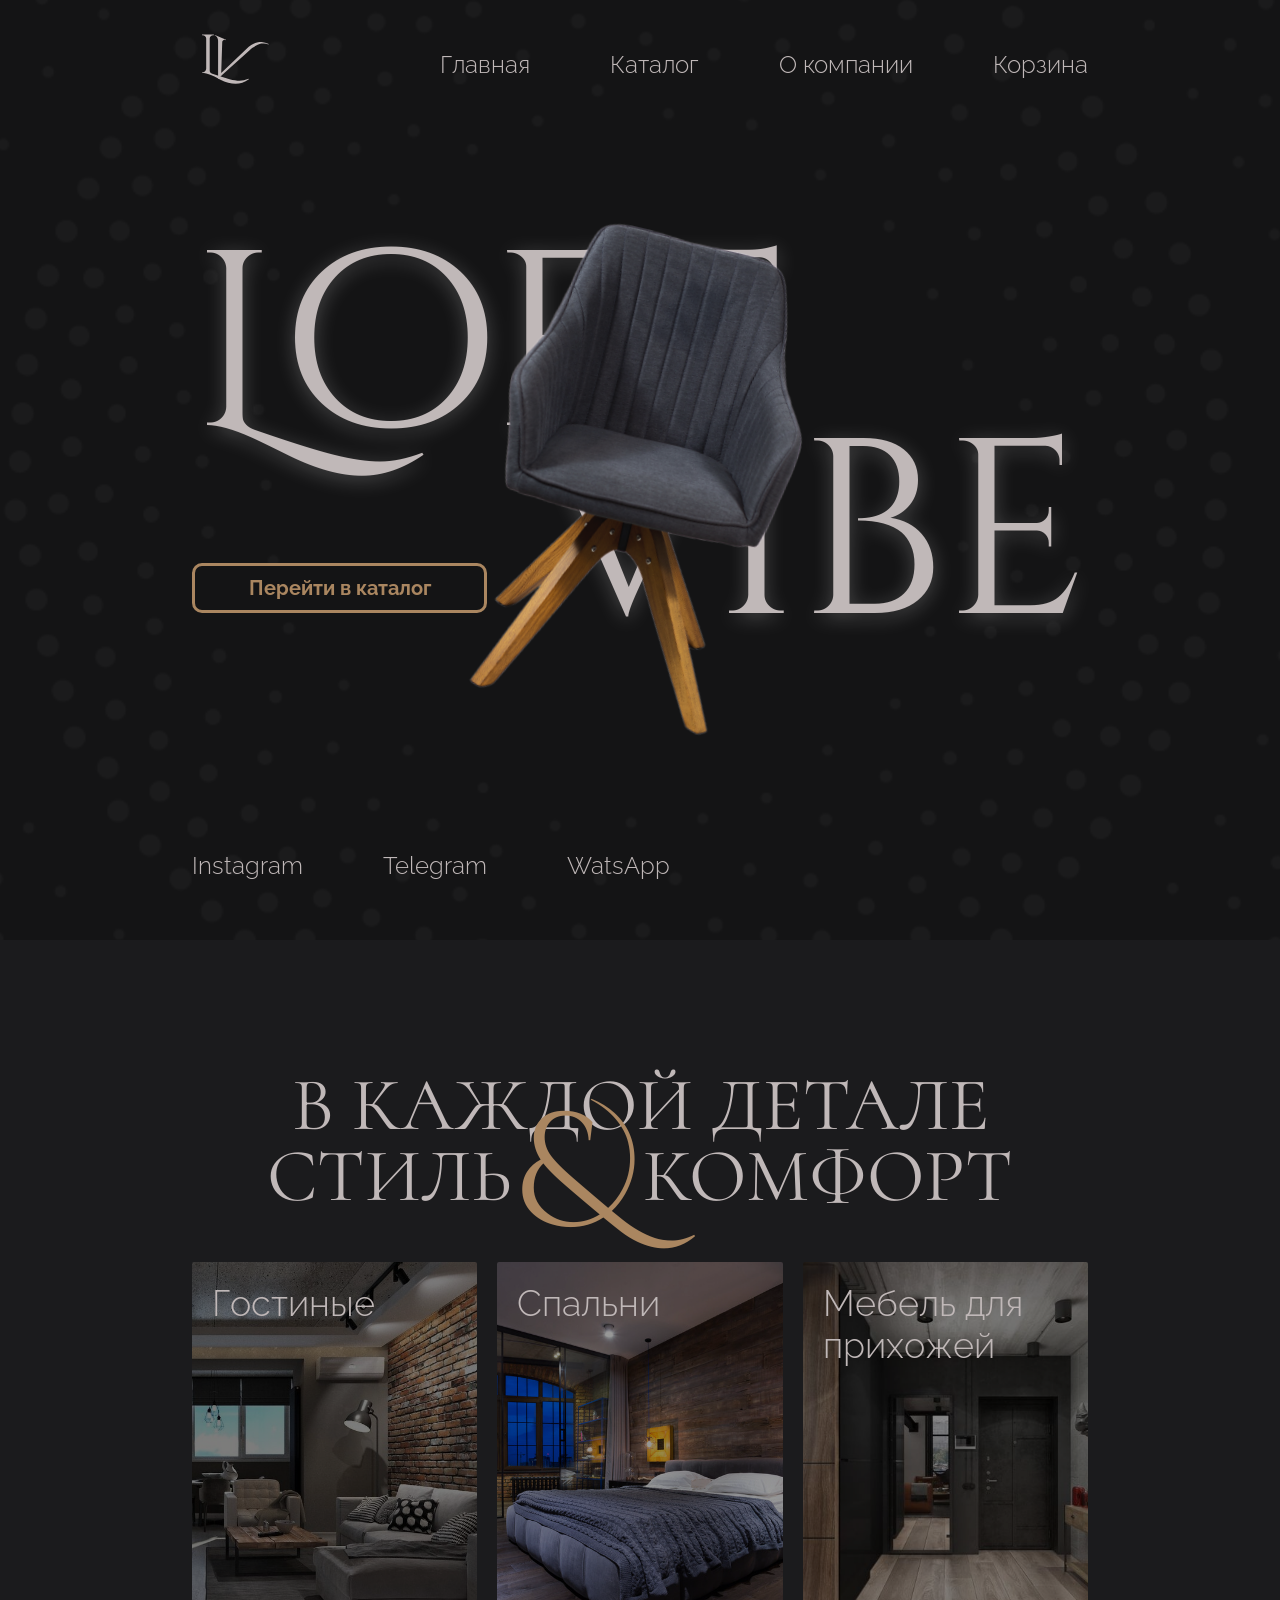
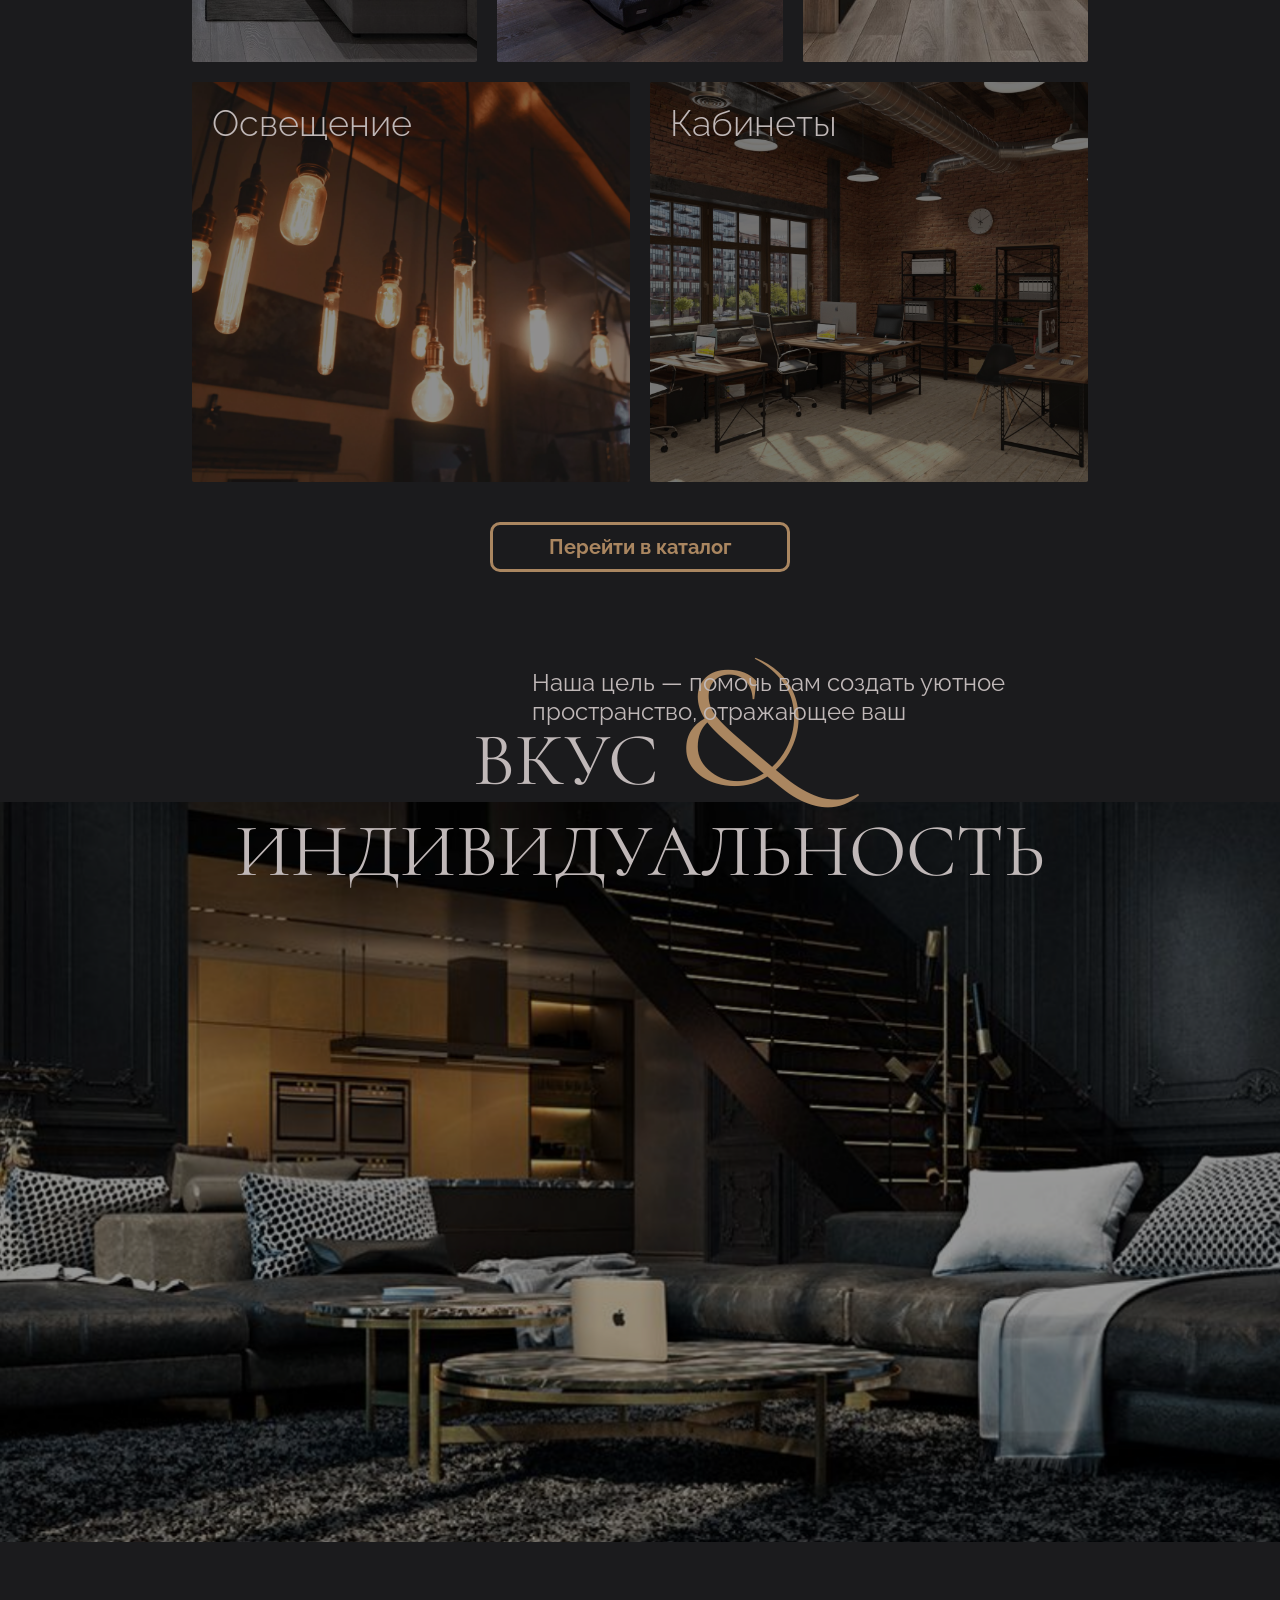
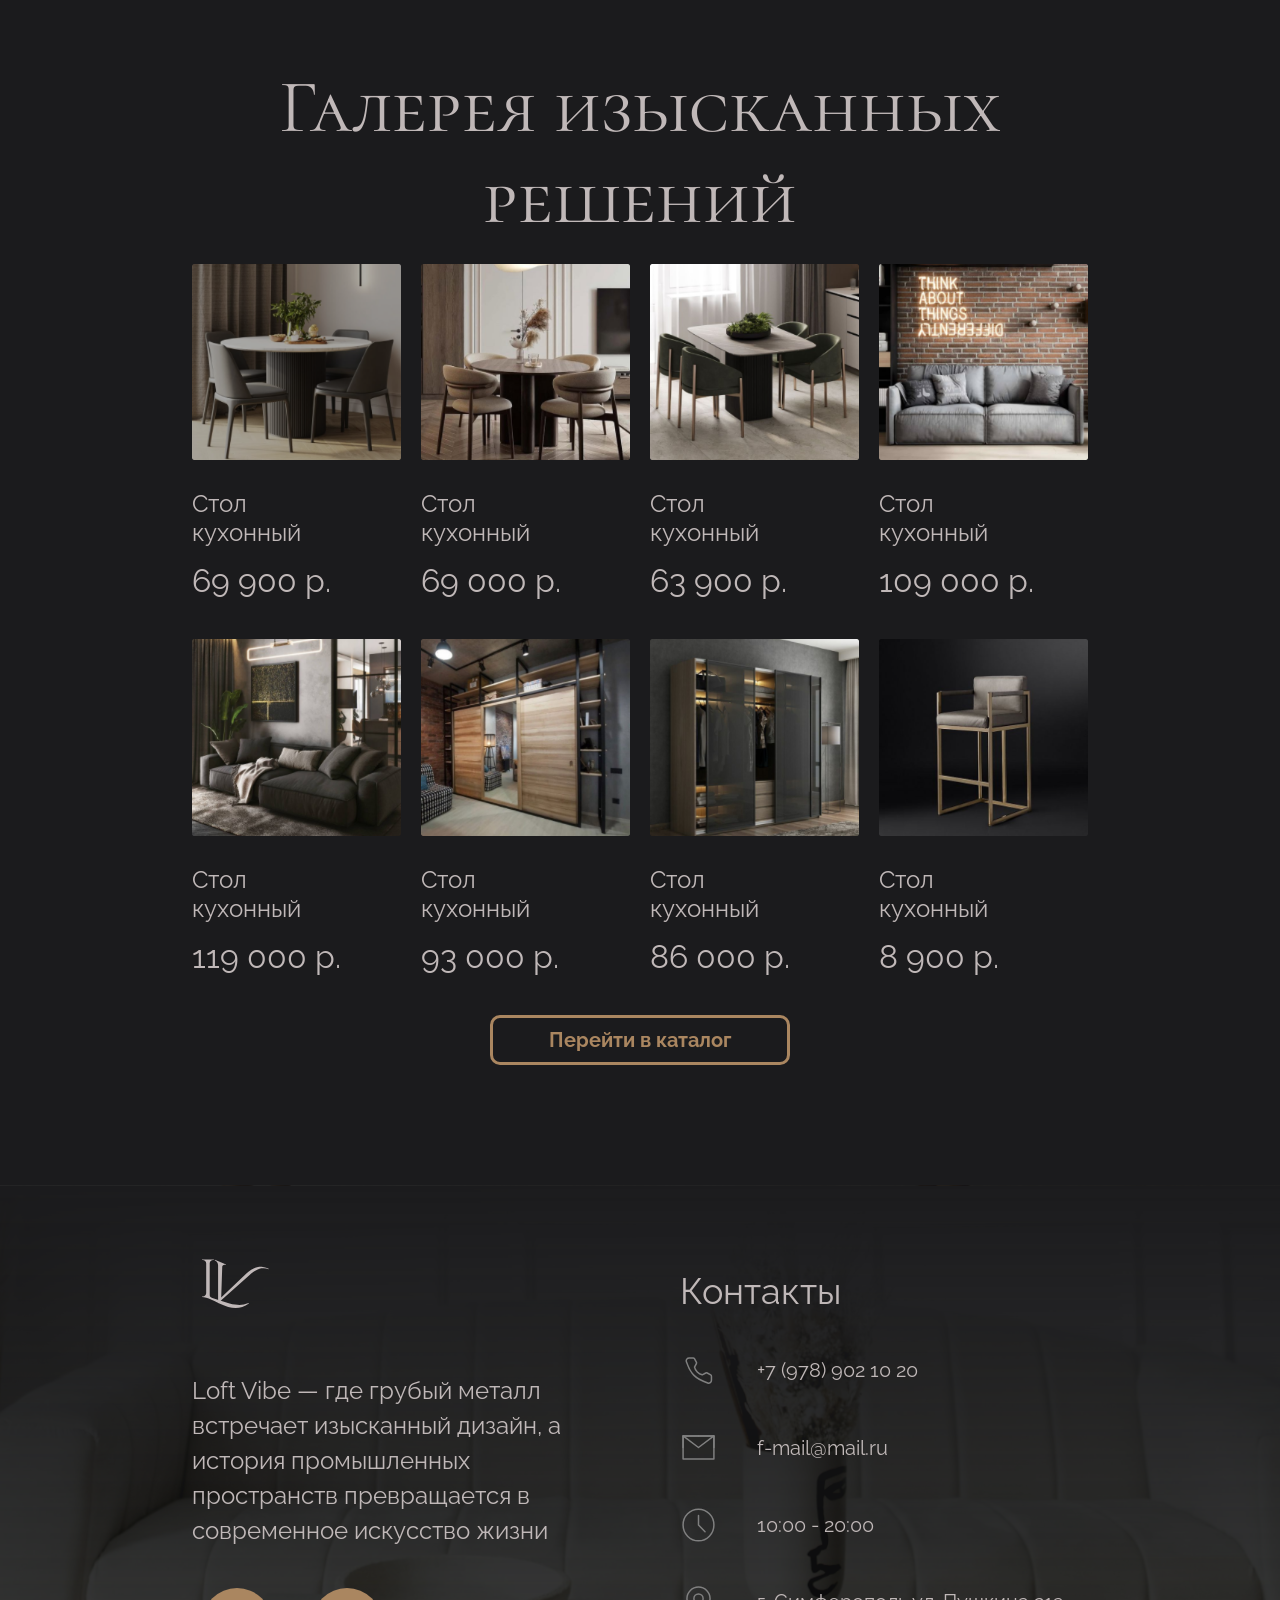
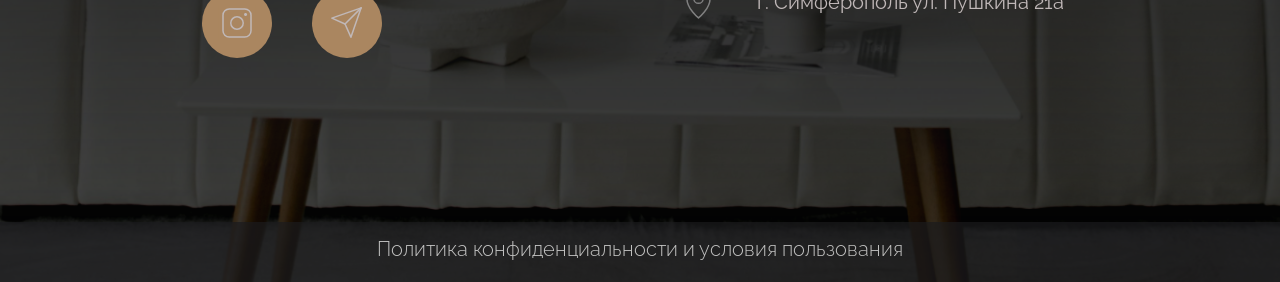
<file: index.html>
<!DOCTYPE html>
<html lang="en">
<head>
  <meta charset="UTF-8">
  <meta name="viewport" content="width=device-width, initial-scale=1.0">
  <title>Loft & Vibe</title>
  <link rel="stylesheet" href="css/style.css">

  <link rel="icon" href="img/Group 353.svg" type="image/x-icon">

  <link rel="preconnect" href="https://fonts.googleapis.com">
  <link rel="preconnect" href="https://fonts.gstatic.com" crossorigin>
  <link
    href="https://fonts.googleapis.com/css2?family=Cinzel+Decorative:wght@400;700;900&family=Cormorant+Unicase:wght@300;400;500;600;700&family=Raleway:ital,wght@0,100..900;1,100..900&display=swap"
    rel="stylesheet">
</head>
<body>
  <header class="header">
    <div class="container flex-container">
      <div class="group-1">
        <a href="#"><img src="img/Group 353.svg" alt="logo" class="logo"></a>
        <nav>
          <ul>
            <li><a href="#">Главная</a></li>
            <li><a href="katalog.html">Каталог</a></li>
            <li><a href="#">О компании</a></li>
            <li><a href="#">Корзина</a></li>
          </ul>
        </nav>
      </div>
      <div class="group-2">
        <div class="text-one">Loft</div>
        <div class="text-two">Vibe</div>
        <img src="img/Remove-bg.ai_1740675337439 1.svg" alt="">
        <button onclick="window.location.href='katalog.html'">Перейти в каталог</button>
      </div>
      <div class="group-3">
        <ul>
          <li><a href="">Instagram</a></li>
          <li><a href="">Telegram</a></li>
          <li><a href="">WatsApp</a></li>
        </ul>
      </div>
    </div>
  </header>
  <main class="main">
    <div class="category container">
      <div class="category__title">
        <div class="top-text">В КАЖДОЙ ДЕТАЛЕ</div>
        <div class="bottom-text">СТИЛЬ <span class="big">&</span> КОМФОРТ</div>
      </div>
      <div class="grid-container">
        <div class="grid-container__card" style="background-image: url('img/scale_1200..png');">Гостиные</div>
        <div class="grid-container__card" style="background-image: url('img/home-design.png');">Спальни</div>
        <div class="grid-container__card" style="background-image: url('img/516affc28ae63c6efaaf5046876d9df6.png');">Мебель для прихожей</div>
        <div class="grid-container__card" style="background-image: url('img/i..png');">Освещение</div>
        <div class="grid-container__card" style="background-image: url('img/f_8305cbacc475668d.png');">Кабинеты</div>
      </div>
      <div class="button-center">
        <button onclick="window.location.href='katalog.html'">Перейти в каталог</button>
      </div>
    </div>
    <div class="flavor">
      <div class="background-image" style="background-image: url('img/0fdab2777096903ea4714a0b945b012d\ 1.png');"></div>
      <div class="flavor__title container">
        <div class="text-smoll">Наша цель — помочь вам создать уютное пространство, отражающее ваш</div>
        <div class="text">ВКУС <span class="big">&</span> ИНДИВИДУАЛЬНОСТЬ</div>
      </div>
    </div>
    <div class="catalog container">
      <div class="catalog__title">Галерея изысканных решений</div>
      <div class="grid-container">
        <div class="card" onclick="window.location.href='card.html'">
          <img src="img/d165a29cc64e13b224d45ba44d8084f5 1.png" alt="">
          <div class="card--flex">
            <div class="text">Стол <br> кухонный</div>
            <div class="text--number">69 900 р.</div>
          </div>
        </div>
        <div class="card" onclick="window.location.href='card.html'">
          <img src="img/0995944d581d1432745548609074c08b 1.png" alt="">
          <div class="card--flex">
            <div class="text">Стол <br> кухонный</div>
            <div class="text--number">69 000 р.</div>
          </div>
        </div>
        <div class="card" onclick="window.location.href='card.html'">
          <img src="img/f5da49d0907a633d2e5b1668766e1aca 1.png" alt="">
          <div class="card--flex">
            <div class="text">Стол <br> кухонный</div>
            <div class="text--number">63 900 р.</div>
          </div>
        </div>
        <div class="card" onclick="window.location.href='card.html'">
          <img src="img/3e889e0644583dc3d3177eaf81784a44 1.png" alt="">
          <div class="card--flex">
            <div class="text">Стол <br> кухонный</div>
            <div class="text--number">109 000 р.</div>
          </div>
        </div>
        <div class="card" onclick="window.location.href='card.html'">
          <img src="img/7e64d3e0a2aa4b13df3fd5a9717c17e9 1.png" alt="">
          <div class="card--flex">
            <div class="text">Стол <br> кухонный</div>
            <div class="text--number">119 000 р.</div>
          </div>
        </div>
        <div class="card" onclick="window.location.href='card.html'">
          <img src="img/c3c2bc98675f18c578914b31bb6ea553 1.png" alt="">
          <div class="card--flex">
            <div class="text">Стол <br> кухонный</div>
            <div class="text--number">93 000 р.</div>
          </div>
        </div>
        <div class="card" onclick="window.location.href='card.html'">
          <img src="img/9f85eb0214eefc141f9e3a86985579dd 1.png" alt="">
          <div class="card--flex">
            <div class="text">Стол <br> кухонный</div>
            <div class="text--number">86 000 р.</div>
          </div>
        </div>
        <div class="card" onclick="window.location.href='card.html'">
          <img src="img/a857ce7eb95d0cc1f99b35bb6f17f464 1.png" alt="">
          <div class="card--flex">
            <div class="text">Стол <br> кухонный</div>
            <div class="text--number">8 900 р.</div>
          </div>
        </div>
      </div>
      <div class="button-center">
        <button onclick="window.location.href='katalog.html'">Перейти в каталог</button>
      </div>
    </div>
  </main>
  <footer class="background-image__footer" style="background-image: url('img/Сочетание 9.png');">
    <div class="container">
      <div class="grid-container">
        <div class="flex-container">
          <a href="#"><img src="img/Group 353.svg" class="logo" alt="logo"></a>
          <div class="text">Loft Vibe — где грубый металл встречает изысканный дизайн, а история промышленных пространств превращается в современное искусство жизни</div>
          <div class="seti">
            <a href="#"><img src="img/Сочетание 6.svg" alt="Instagram"></a>
            <a href="#"><img src="img/Сочетание 7.svg" alt="Telegram"></a>
          </div>
        </div>
        <div class="flex-container__twoo">
          <h2 class="contakt">Контакты</h2>
          <div class="flex">
            <img src="img/Телефон.svg" alt="">
            <a href="tel:+79161234567">+7 (978) 902 10 20</a>
          </div>
          <div class="flex">
            <img src="img/Почта.svg" alt="">
            <a href="f-mail@mail.ru">f-mail@mail.ru</a>
          </div>
          <div class="flex">
            <img src="img/Время.svg" alt="">
            <a>10:00 - 20:00</a>
          </div>
          <div class="flex">
            <img src="img/Локальный.svg" alt="">
            <a href="https://yandex.ru/maps/146/simferopol/house/ulitsa_pushkina_23/Z00Ydg5kSkcBQFpufXV1dnliZA==/?ll=34.094326%2C44.947510&z=17">г. Симферополь ул. Пушкина 21а</a>
          </div>

        </div>
      </div>
    </div>
    <div class="foot">
      <a href="Политика конфиденциальности сайта.docx" download>
        <h2>Политика конфиденциальности и условия пользования</h2>
      </a>
    </div>
  </footer>
</body>
</html>
</file>
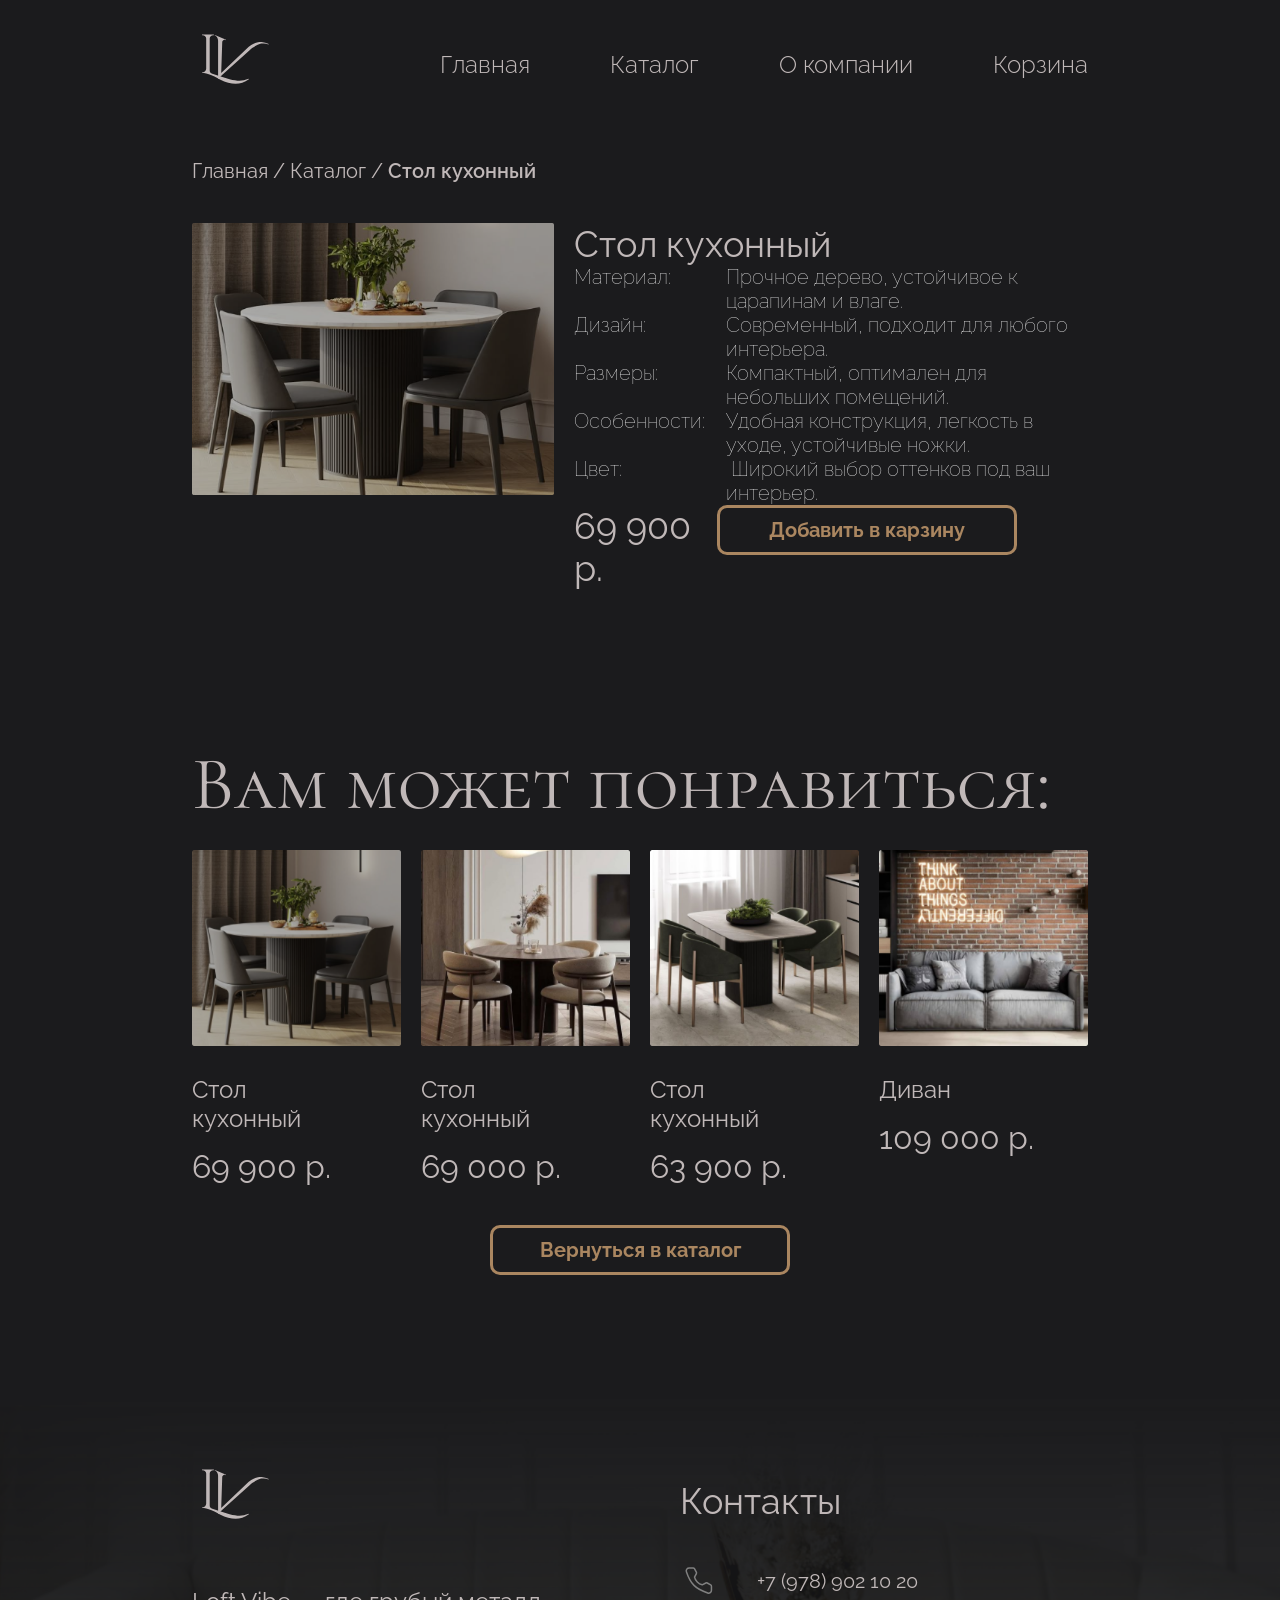
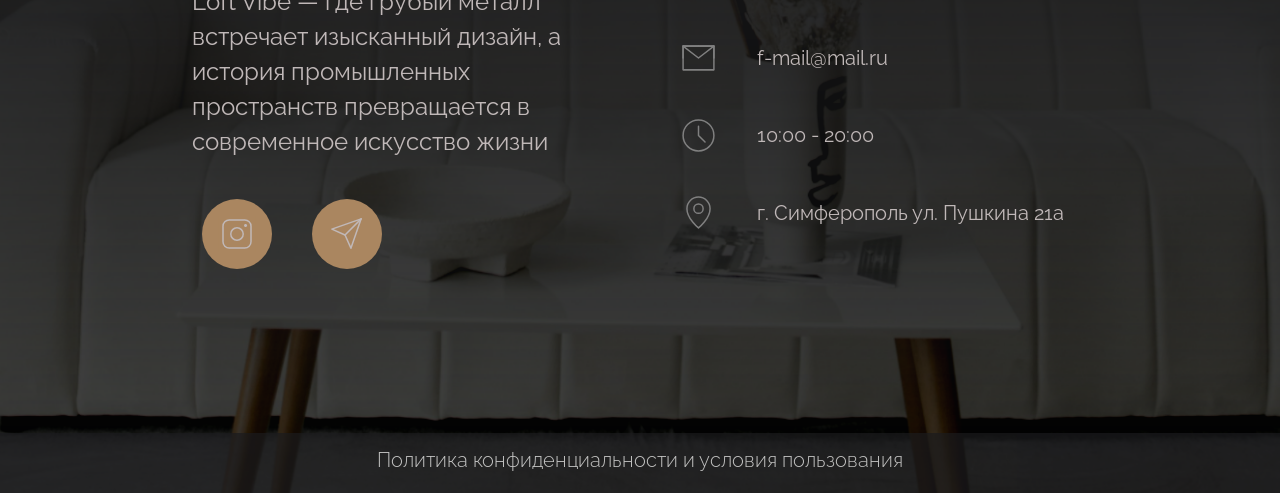
<file: card.html>
<!DOCTYPE html>
<html lang="en">
<head>
  <meta charset="UTF-8">
  <meta name="viewport" content="width=device-width, initial-scale=1.0">
  <title>Loft & Vibe</title>
  <link rel="stylesheet" href="css/style.css">

  <link rel="icon" href="img/Group 353.svg" type="image/x-icon">

  <link rel="preconnect" href="https://fonts.googleapis.com">
  <link rel="preconnect" href="https://fonts.gstatic.com" crossorigin>
  <link
    href="https://fonts.googleapis.com/css2?family=Cinzel+Decorative:wght@400;700;900&family=Cormorant+Unicase:wght@300;400;500;600;700&family=Raleway:ital,wght@0,100..900;1,100..900&display=swap"
    rel="stylesheet">
</head>
<body>
  <header class="header__twoo">
    <div class="container flex-container">
      <div class="group-1">
        <a href="index.html"><img src="img/Group 353.svg" alt="logo" class="logo"></a>
        <nav>
          <ul>
            <li><a href="index.html">Главная</a></li>
            <li><a href="katalog.html">Каталог</a></li>
            <li><a href="#">О компании</a></li>
            <li><a href="#">Корзина</a></li>
          </ul>
        </nav>
      </div>
  </header>
  <main class="main">
    <div class="container flex-filter filter">
      <div class="text"><a href="index.html">Главная</a> / <a href="katalog.html">Каталог</a> / <span class="text-bold">Стол кухонный</span> </div>
    </div>

    <div class="str__card container">
      <div class="grid-container">
        <img src="img/d165a29cc64e13b224d45ba44d8084f5 2.png" alt="">
        <div class="grid-container-two">
          <div class="grid-container-two__title">Стол кухонный</div>
          <div class="grid-three"> 
            <div class="grid-three__title">Материал:</div>
            <div class="description">Прочное дерево, устойчивое к царапинам и влаге.</div>
          </div>
          <div class="grid-three"> 
            <div class="grid-three__title">Дизайн:</div>
            <div class="description">Современный, подходит для любого интерьера.</div>
          </div>
          <div class="grid-three"> 
            <div class="grid-three__title">Размеры:</div>
            <div class="description">Компактный, оптимален для небольших помещений.</div>
          </div>
          <div class="grid-three"> 
            <div class="grid-three__title">Особенности:</div>
            <div class="description">Удобная конструкция, легкость в уходе, устойчивые ножки.</div>
          </div>
          <div class="grid-three"> 
            <div class="grid-three__title">Цвет:</div>
            <div class="description"> Широкий выбор оттенков под ваш интерьер.</div>
          </div>
          <div class="grid-three"> 
            <div class="grid-container-two__title price">69 900 р.</div>
            <button>Добавить в карзину</button>
          </div>
        </div>
      </div>


    </div>

    <div class="catalog__twoo container">
      <div class="catalog__title-1">Вам может понравиться:</div>
        <div class="grid-container">
          <div class="card" data-category="Столы" data-price="69900" onclick="window.location.href='card.html'">
            <img src="img/d165a29cc64e13b224d45ba44d8084f5 1.png" alt="">
            <div class="card--flex">
              <div class="text">Стол <br> кухонный</div>
              <div class="text--number">69 900 р.</div>
            </div>
          </div>
          <div class="card" data-category="Столы" data-price="69000" onclick="window.location.href='card.html'">
            <img src="img/0995944d581d1432745548609074c08b 1.png" alt="">
            <div class="card--flex">
              <div class="text">Стол <br> кухонный</div>
              <div class="text--number">69 000 р.</div>
            </div>
          </div>
          <div class="card" data-category="Столы" data-price="63900" onclick="window.location.href='card.html'">
            <img src="img/f5da49d0907a633d2e5b1668766e1aca 1.png" alt="">
            <div class="card--flex">
              <div class="text">Стол <br> кухонный</div>
              <div class="text--number">63 900 р.</div>
            </div>
          </div>
          <div class="card" data-category="Диваны" data-price="109000" onclick="window.location.href='card.html'">
            <img src="img/3e889e0644583dc3d3177eaf81784a44 1.png" alt="">
            <div class="card--flex">
              <div class="text">Диван </div>
              <div class="text--number">109 000 р.</div>
            </div>
          </div>
        </div>
        <div class="button-center">
          <button onclick="window.location.href='katalog.html'">Вернуться в каталог</button>
        </div>
      </div>
  </main>
  <footer class="background-image__footer" style="background-image: url('img/Сочетание 9.png');">
    <div class="container">
      <div class="grid-container">
        <div class="flex-container">
          <a href="#"><img src="img/Group 353.svg" class="logo" alt="logo"></a>
          <div class="text">Loft Vibe — где грубый металл встречает изысканный дизайн, а история промышленных пространств превращается в современное искусство жизни</div>
          <div class="seti">
            <a href="#"><img src="img/Сочетание 6.svg" alt="Instagram"></a>
            <a href="#"><img src="img/Сочетание 7.svg" alt="Telegram"></a>
          </div>
        </div>
        <div class="flex-container__twoo">
          <h2 class="contakt">Контакты</h2>
          <div class="flex">
            <img src="img/Телефон.svg" alt="">
            <a href="tel:+79161234567">+7 (978) 902 10 20</a>
          </div>
          <div class="flex">
            <img src="img/Почта.svg" alt="">
            <a href="f-mail@mail.ru">f-mail@mail.ru</a>
          </div>
          <div class="flex">
            <img src="img/Время.svg" alt="">
            <a>10:00 - 20:00</a>
          </div>
          <div class="flex">
            <img src="img/Локальный.svg" alt="">
            <a href="https://yandex.ru/maps/146/simferopol/house/ulitsa_pushkina_23/Z00Ydg5kSkcBQFpufXV1dnliZA==/?ll=34.094326%2C44.947510&z=17">г. Симферополь ул. Пушкина 21а</a>
          </div>

        </div>
      </div>
    </div>
    <div class="foot">
      <a href="Политика конфиденциальности сайта.docx" download>
        <h2>Политика конфиденциальности и условия пользования</h2>
      </a>
    </div>
  </footer>
  <script src="js/script.js"></script>
</body>
</html>
</file>
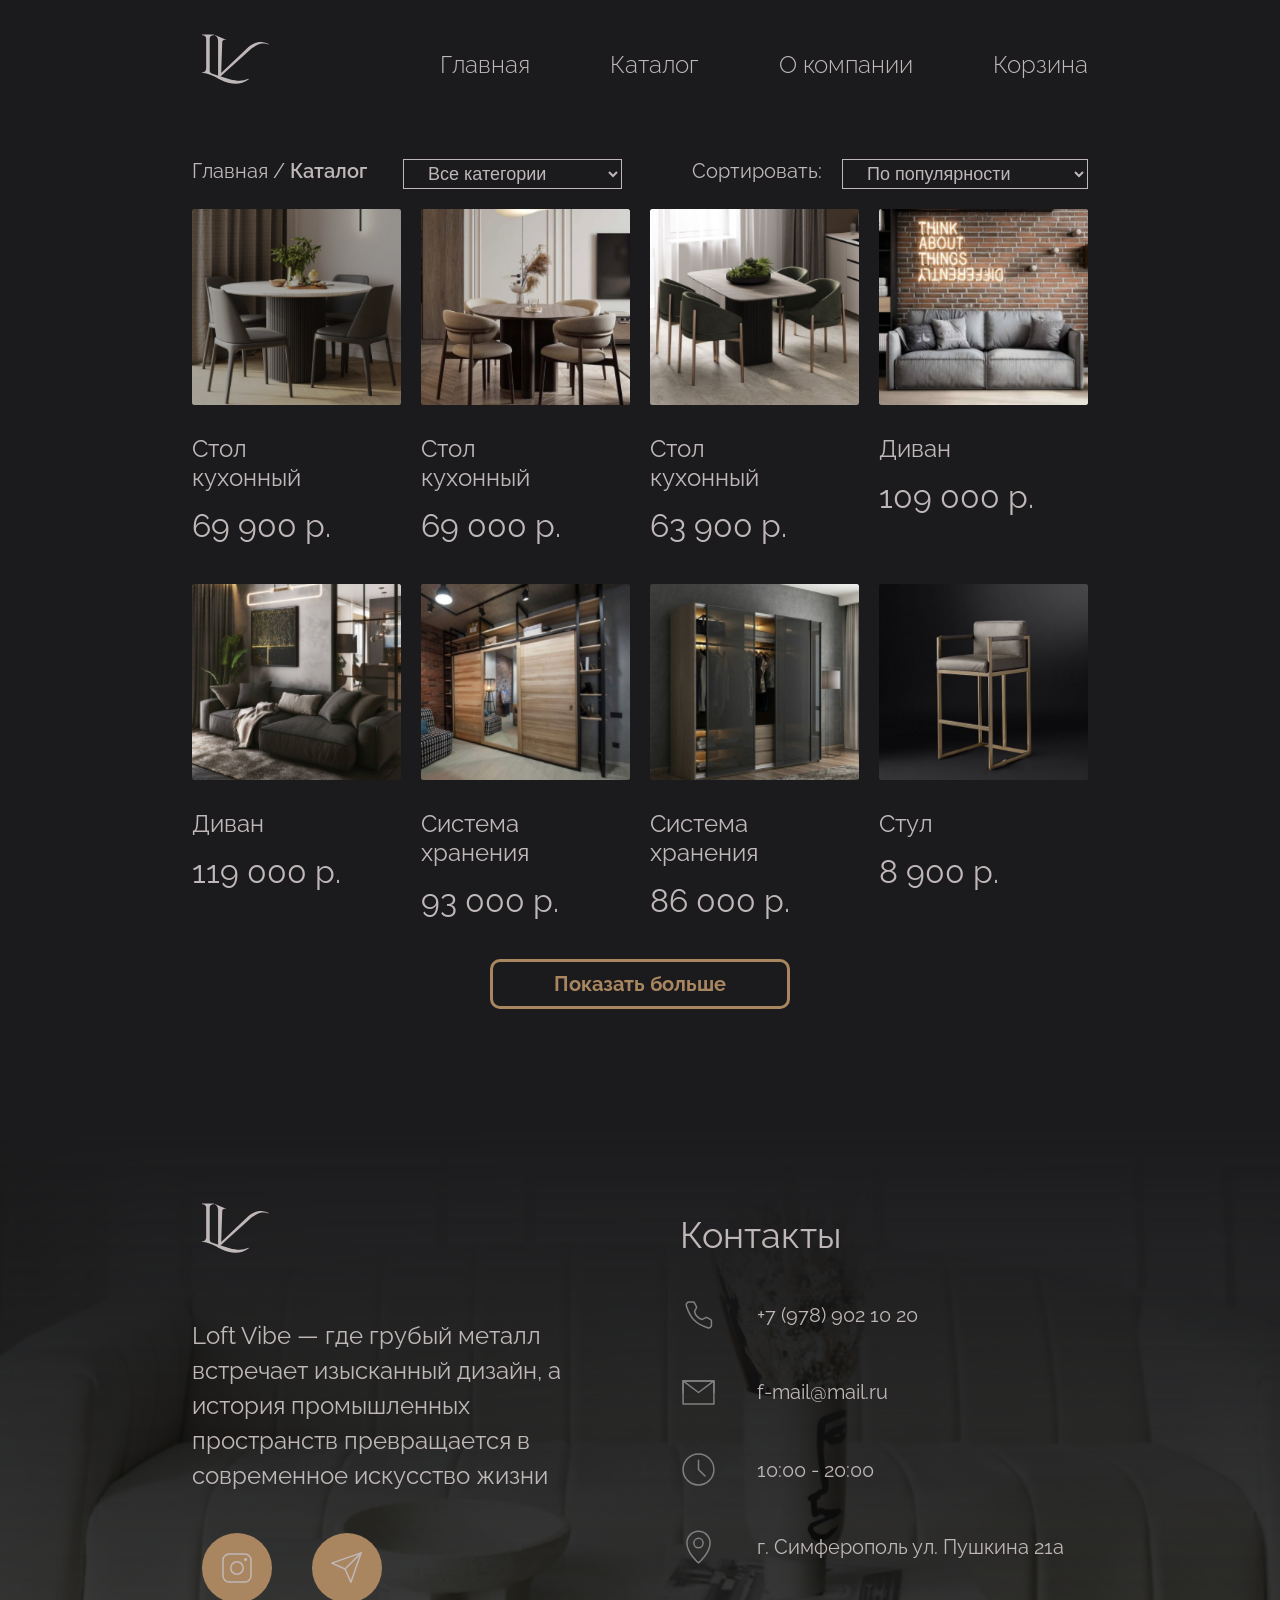
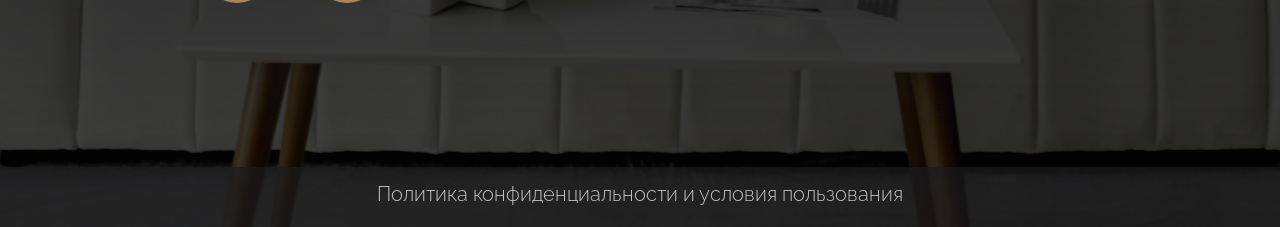
<file: katalog.html>
<!DOCTYPE html>
<html lang="en">
<head>
  <meta charset="UTF-8">
  <meta name="viewport" content="width=device-width, initial-scale=1.0">
  <title>Loft & Vibe</title>
  <link rel="stylesheet" href="css/style.css">

  <link rel="icon" href="img/Group 353.svg" type="image/x-icon">

  <link rel="preconnect" href="https://fonts.googleapis.com">
  <link rel="preconnect" href="https://fonts.gstatic.com" crossorigin>
  <link
    href="https://fonts.googleapis.com/css2?family=Cinzel+Decorative:wght@400;700;900&family=Cormorant+Unicase:wght@300;400;500;600;700&family=Raleway:ital,wght@0,100..900;1,100..900&display=swap"
    rel="stylesheet">
</head>
<body>
  <header class="header__twoo">
    <div class="container flex-container">
      <div class="group-1">
        <a href="index.html"><img src="img/Group 353.svg" alt="logo" class="logo"></a>
        <nav>
          <ul>
            <li><a href="index.html">Главная</a></li>
            <li><a href="#">Каталог</a></li>
            <li><a href="#">О компании</a></li>
            <li><a href="#">Корзина</a></li>
          </ul>
        </nav>
      </div>
  </header>
  <main class="main">
    <div class="container flex-filter filter">
      <div class="text"><a href="index.html">Главная</a> / <span class="text-bold">Каталог</span></div>
      <div class="flex">
        <select id="category-filter">
          <option value="all" selected>Все категории</option>
          <option value="Столы">Столы</option>
          <option value="Стул">Стулья</option>
          <option value="Система_хранения">Система хранения</option>
          <option value="Диваны">Диваны</option>
        </select>
        <div class="flex-twoo">
          <div class="text">Сортировать:</div>
          <select id="sort-by">
            <option value="По популярности">По популярности</option>
            <option value="По возростанию цены">По возростанию цены</option>
            <option value="По убыванию цены">По убыванию цены</option>
            <option value="По наличию">По наличию</option>
          </select>
        </div>
      </div>
    </div>
    <div class="catalog__twoo container">
      <div class="grid-container">
        <div class="card" data-category="Столы" data-price="69900" onclick="window.location.href='card.html'">
          <img src="img/d165a29cc64e13b224d45ba44d8084f5 1.png" alt="">
          <div class="card--flex">
            <div class="text">Стол <br> кухонный</div>
            <div class="text--number">69 900 р.</div>
          </div>
        </div>
        <div class="card" data-category="Столы" data-price="69000" onclick="window.location.href='card.html'">
          <img src="img/0995944d581d1432745548609074c08b 1.png" alt="">
          <div class="card--flex">
            <div class="text">Стол <br> кухонный</div>
            <div class="text--number">69 000 р.</div>
          </div>
        </div>
        <div class="card" data-category="Столы" data-price="63900" onclick="window.location.href='card.html'">
          <img src="img/f5da49d0907a633d2e5b1668766e1aca 1.png" alt="">
          <div class="card--flex">
            <div class="text">Стол <br> кухонный</div>
            <div class="text--number">63 900 р.</div>
          </div>
        </div>
        <div class="card" data-category="Диваны" data-price="109000" onclick="window.location.href='card.html'">
          <img src="img/3e889e0644583dc3d3177eaf81784a44 1.png" alt="">
          <div class="card--flex">
            <div class="text">Диван</div>
            <div class="text--number">109 000 р.</div>
          </div>
        </div>
        <div class="card" data-category="Диваны" data-price="119000" onclick="window.location.href='card.html'">
          <img src="img/7e64d3e0a2aa4b13df3fd5a9717c17e9 1.png" alt="">
          <div class="card--flex">
            <div class="text">Диван</div>
            <div class="text--number">119 000 р.</div>
          </div>
        </div>
        <div class="card" data-category="Система_хранения" data-price="93000" onclick="window.location.href='card.html'">
          <img src="img/c3c2bc98675f18c578914b31bb6ea553 1.png" alt="">
          <div class="card--flex">
            <div class="text">Система <br> хранения</div>
            <div class="text--number">93 000 р.</div>
          </div>
        </div>
        <div class="card" data-category="Система_хранения" data-price="86000" onclick="window.location.href='card.html'">
          <img src="img/9f85eb0214eefc141f9e3a86985579dd 1.png" alt="">
          <div class="card--flex">
            <div class="text">Система <br> хранения</div>
            <div class="text--number">86 000 р.</div>
          </div>
        </div>
        <div class="card" data-category="Стул" data-price="8900" onclick="window.location.href='card.html'">
          <img src="img/a857ce7eb95d0cc1f99b35bb6f17f464 1.png" alt="">
          <div class="card--flex">
            <div class="text">Стул</div>
            <div class="text--number">8 900 р.</div>
          </div>
        </div>
      </div>
      <div class="button-center">
          <button>Показать больше</button>
        </div>
    </div>
  </main>
  <footer class="background-image__footer" style="background-image: url('img/Сочетание 9.png');">
    <div class="container">
      <div class="grid-container">
        <div class="flex-container">
          <a href="#"><img src="img/Group 353.svg" class="logo" alt="logo"></a>
          <div class="text">Loft Vibe — где грубый металл встречает изысканный дизайн, а история промышленных пространств превращается в современное искусство жизни</div>
          <div class="seti">
            <a href="#"><img src="img/Сочетание 6.svg" alt="Instagram"></a>
            <a href="#"><img src="img/Сочетание 7.svg" alt="Telegram"></a>
          </div>
        </div>
        <div class="flex-container__twoo">
          <h2 class="contakt">Контакты</h2>
          <div class="flex">
            <img src="img/Телефон.svg" alt="">
            <a href="tel:+79161234567">+7 (978) 902 10 20</a>
          </div>
          <div class="flex">
            <img src="img/Почта.svg" alt="">
            <a href="f-mail@mail.ru">f-mail@mail.ru</a>
          </div>
          <div class="flex">
            <img src="img/Время.svg" alt="">
            <a>10:00 - 20:00</a>
          </div>
          <div class="flex">
            <img src="img/Локальный.svg" alt="">
            <a href="https://yandex.ru/maps/146/simferopol/house/ulitsa_pushkina_23/Z00Ydg5kSkcBQFpufXV1dnliZA==/?ll=34.094326%2C44.947510&z=17">г. Симферополь ул. Пушкина 21а</a>
          </div>

        </div>
      </div>
    </div>
    <div class="foot">
      <a href="Политика конфиденциальности сайта.docx" download>
        <h2>Политика конфиденциальности и условия пользования</h2>
      </a>
    </div>
  </footer>
  <script src="js/script.js"></script>
</body>
</html>
</file>
<file: css/style.css>
body, ul, p, h1, h2, h3, h4, h5, h6{
  margin: 0;
  padding: 0;
}

.container{
  width: 70%;
  margin: 0 auto; /* центрирование */
  max-width: 1920px;
}

.flex-container{
  display: flex;
  flex-direction: column;
  height: 100%;
  justify-content: space-between;
}

.header{
  background-color: #141415;
  height: 940px;
  background-image: url('..//img/Shape\ branco\ -\ @manow\ \(268\)\ 1.svg');
  background-size: cover;
  background-position:center;
}

a{
  text-decoration: none;
}

li{
  list-style-type: none;
}

.header li a, .header__twoo li a{
  color: #C0B8B8;
  font-size: 24px;
  font-family: 'Raleway';
  font-weight: 300;
}

.header li a:hover, .header__twoo li a:hover{
  color: #AA8660;
  transition: transform 0.3s ease;
}

.header ul, .header__twoo ul{
  display: flex;  
  gap: 80px;
}

.logo{
  width: 77px;
  height: auto;
}

.group-1{
  display: flex;
  justify-content: space-between;
  align-items: center;
  padding-top: 20px;
}

.group-2{
  display: flex;
  justify-content: center;
  align-items: center;
}

.group-2 .text-one, .group-2 .text-two{
  color: #C0B8B8;
  font-family: 'Cinzel Decorative';
  font-size: 250px;
  position: absolute;
  line-height: 30px;
  z-index: 1;
  filter:drop-shadow(0px 4px 10px #ffffff3a);
}

.text-one{
  top:335px;
  left: 15%;
}

.text-two{
  top:523px;
  right: 15%;
}

.group-2 img{
  z-index: 2;
  width: 575px;
}

.group-2 button{
  width: 295px;
  height: 50px;
  color: #AA8660;
  border-radius: 10px;
  border: solid 3px #AA8660;
  background-color: #141415;
  font-size: 20px;
  font-weight: bold;
  font-family: 'Raleway';
  position: absolute;
  left: 15%;
  top: 563px;
  transition: transform 0.3s ease;
}

.group-3{
  margin-bottom: 60px;
}

/*----------------------main----------------------*/
.main{
  background-color: #1B1B1D;
  padding-bottom: 120px;
}




/*------Категории------*/
.category{
  padding-top: 120px;
}

.big{
  font-family: 'Cinzel Decorative';
  color: #AA8660;
  font-size: 160px;
  line-height: 64px;
}

.category__title {
  display: flex;
  flex-direction: column;
  align-items: center; 
  text-align: center; 
}

.category__title .top-text, .category__title .bottom-text, .flavor__title .text, .catalog__title, .catalog__title-1{
  font-size: 75px;
  color: #C0B8B8;
  font-family: 'Cormorant unicase';
}

.bottom-text{
  display: flex;
  align-items: center;
  margin: -20px 0 40px;
}

/*------гриды 1 блок (Main)------------*/
.grid-container {
  display: grid;
  grid-template-columns: repeat(6, 1fr); 
  gap: 20px;
}

.grid-container__card {
  background: #f0f0f0;
  padding: 20px;
  height: 360px;
  font-family: 'Raleway';
  font-weight: 300;
  font-size: 36px;
  color: #C0B8B8;
  background-size: cover;
  border-radius: 2px;
  background-position: center;
  cursor: pointer;
  transition: transform 0.3s ease;
}

.grid-container__card:hover{
  transform: scale(0.95);
}

.grid-container__card:nth-child(1) {
  grid-column: 1 / span 2; 
}

.grid-container__card:nth-child(2) {
  grid-column: 3 / span 2; 
}

.grid-container__card:nth-child(3) {
  grid-column: 5 / span 2; 
}

.grid-container__card:nth-child(4) {
  grid-column: 1 / span 3; 
  grid-row: 2; 
}

.grid-container__card:nth-child(5) {
  grid-column: 4 / span 3; 
  grid-row: 2; 
}

.category button, .catalog button, .catalog__twoo .button-center button, .grid-three button{
  width: 300px;
  height: 50px;
  background-color: #1B1B1D;
  border:  solid 3px #AA8660;
  color: #AA8660;
  border-radius: 10px;
  font-size: 20px;
  font-weight: bold;
  font-family: 'Raleway';
  margin-top: 40px;
  cursor: pointer;
  transition: transform 0.3s ease;
}

.category button:hover, .catalog button:hover, .grid-three button:hover, .group-2 button:hover, .catalog__twoo .button-center button:hover{
  transform: scale(0.95);
}

.button-center{
  text-align: center;
}






/*--------Вкус и индивидуальность-----------*/
.flavor{
  margin-top: 230px;
}

.flavor .background-image{
  height: 740px;
  width: 100%;
  background-size: cover;
}

.flavor__title .text-smoll{
  color: #C0B8B8;
  width: 480px;
  font-size: 24px;
  font-family: 'Raleway';
  position: absolute;
  left: 38%;
}

.flavor__title .text{
  text-align: center;
  padding-top: 36px;
}

.flavor__title{
  position: absolute;
  left: 50%;
  transform: translate(-50%, -50%);
  margin-top: -760px;
}








/*---------Галерея изысканных решений------------*/
.catalog{
  padding-top: 120px;
}

.catalog__twoo{
  padding-top: 20px;
}

.catalog__title{
  text-align: center;
  margin-bottom: 20px;
}

.catalog  .grid-container, .catalog__twoo .grid-container{
  display: grid;
  grid-template-columns: repeat(4, 1fr); 
  gap: 40px 20px;
}

.catalog  .grid-container .card, .catalog__twoo .grid-container .card {
  
  height: 100%;
  background-size: cover;
  border-radius: 2px;
  background-position: center;
  cursor: pointer;
  transition: transform 0.3s ease;
}

.catalog  .grid-container .card:hover, .catalog__twoo .grid-container .card:hover{
  transform: scale(0.95);
}

.grid-container .card img{
  width: 100%;
  border-radius: 2px;
}

.catalog .grid-container .card--flex, .catalog__twoo .grid-container .card--flex{
  margin-top: 25px;
  gap: 15px;
  display: flex;
  flex-direction: column;
}

.card--flex .text, .card--flex .text--number{
 font-family: 'Raleway'; 
 color: #C0B8B8;
}
.card--flex .text{
  font-size: 24px;
}

.text--number{
  font-size: 32px;
}








/*---------footer-----------*/

footer .grid-container{
  display: grid;
  grid-template-columns: repeat(2, 1fr); 
  gap: 80px;
  padding: 60px 0 160px 0;
}

footer .grid-container .flex-container{
  display: flex;
  flex-direction: column;
  gap: 40px;
}

.background-image__footer{
  background-size: cover;
  background-position: center;
}

footer .text{
  color: #C0B8B8;
  font-size: 24px;
  font-family: 'Raleway';
  line-height: 35px;
  font-weight: 400;
}

.seti{
  display: flex;
  gap: 40px;
  padding-left: 10px;
}

.seti img{
  width: 70px;
  height: 70px;
  transition: transform 0.3s ease;
}

.seti img:hover{
  transform: scale(0.90);
}

.foot{
  background-color: #1B1B1D;
  opacity: 70%;
  height: 60px;
  text-align: center;
}

.foot h2{
  font-family: 'Raleway';
  color: #ffffff;
  font-size: 20px;
  font-weight: 300;
  opacity: 100%;
  padding-top: 15px;
}

footer .grid-container .flex-container__twoo{
  display: flex;
  flex-direction: column;
  gap: 40px;
}

.contakt{
  color: #C0B8B8;
  font-size: 36px;
  font-family: 'Raleway';
  font-weight: 400;
  margin-top: 25px;
}

.flex-container__twoo .flex{
  display: flex;
  gap: 40px;
  align-items: center;
}

.flex-container__twoo .flex a{
  color: #C0B8B8;
  font-family: 'Raleway';
  font-size: 20px;
  font-weight: 400;
}




/*------Страница Katalog----------------*/
.header__twoo{
  background-color: #1B1B1D;
  height: 100%;
  background-size: cover;
  background-position:center;
}

.filter{
  padding-top: 50px;
}

.filter .text{
  font-family: 'Raleway';
  font-size: 20px;
  color: #C0B8B8;
}

.filter .text-bold{
  font-weight: 600;
}

.flex-filter{
  display: flex;
  justify-content: space-between;
}

.flex-filter .flex{
  display: flex;
  gap: 70px;
}

.flex-filter .flex-twoo{
  display: flex;
  gap: 20px;
  
}


.filter a{
  color: #C0B8B8;
}

.flex-filter select{
  background-color: #1B1B1D;
  border: solid 1px #C0B8B8;
  color: #C0B8B8;
  font-size: 18px;
  height: 30px;
  padding: 0 20px 0 20px;
  box-sizing: border-box;
}



/*---------card.html-------------------*/
.catalog__title-1{
  padding-bottom: 20px;
}

.str__card .grid-container{
  grid-template-columns: repeat(12 , 1fr);
  gap: 20px;
  margin-top: 40px;
  margin-bottom: 130px;
}

.str__card img{
  grid-column: span 5;
  width: 100%;
}

.grid-container-two{
  grid-column: span 7;
  display: flex;
  flex-direction: column;
  justify-content: space-between;
}

.grid-container-two__title{
  font-size: 36px;
  color: #C0B8B8;
  font-family: 'Raleway';
  grid-column: span 7;
}

.grid-three{
  display: grid;
  grid-template-columns: repeat(7, 1fr);
  gap: 20px;
  grid-column: span 7;
}

.grid-three__title{
  grid-column: span 2;
}

.description{
  grid-column: span 5;
}

.grid-three .price{
  grid-column: span 2;
}

.grid-three button{
  grid-column: span 4;
  margin-top: 0;
}

.grid-three__title, .description{
  font-family: 'Raleway';
  font-size: 20px;
  font-weight: 100;
  color: white;
}
</file>
